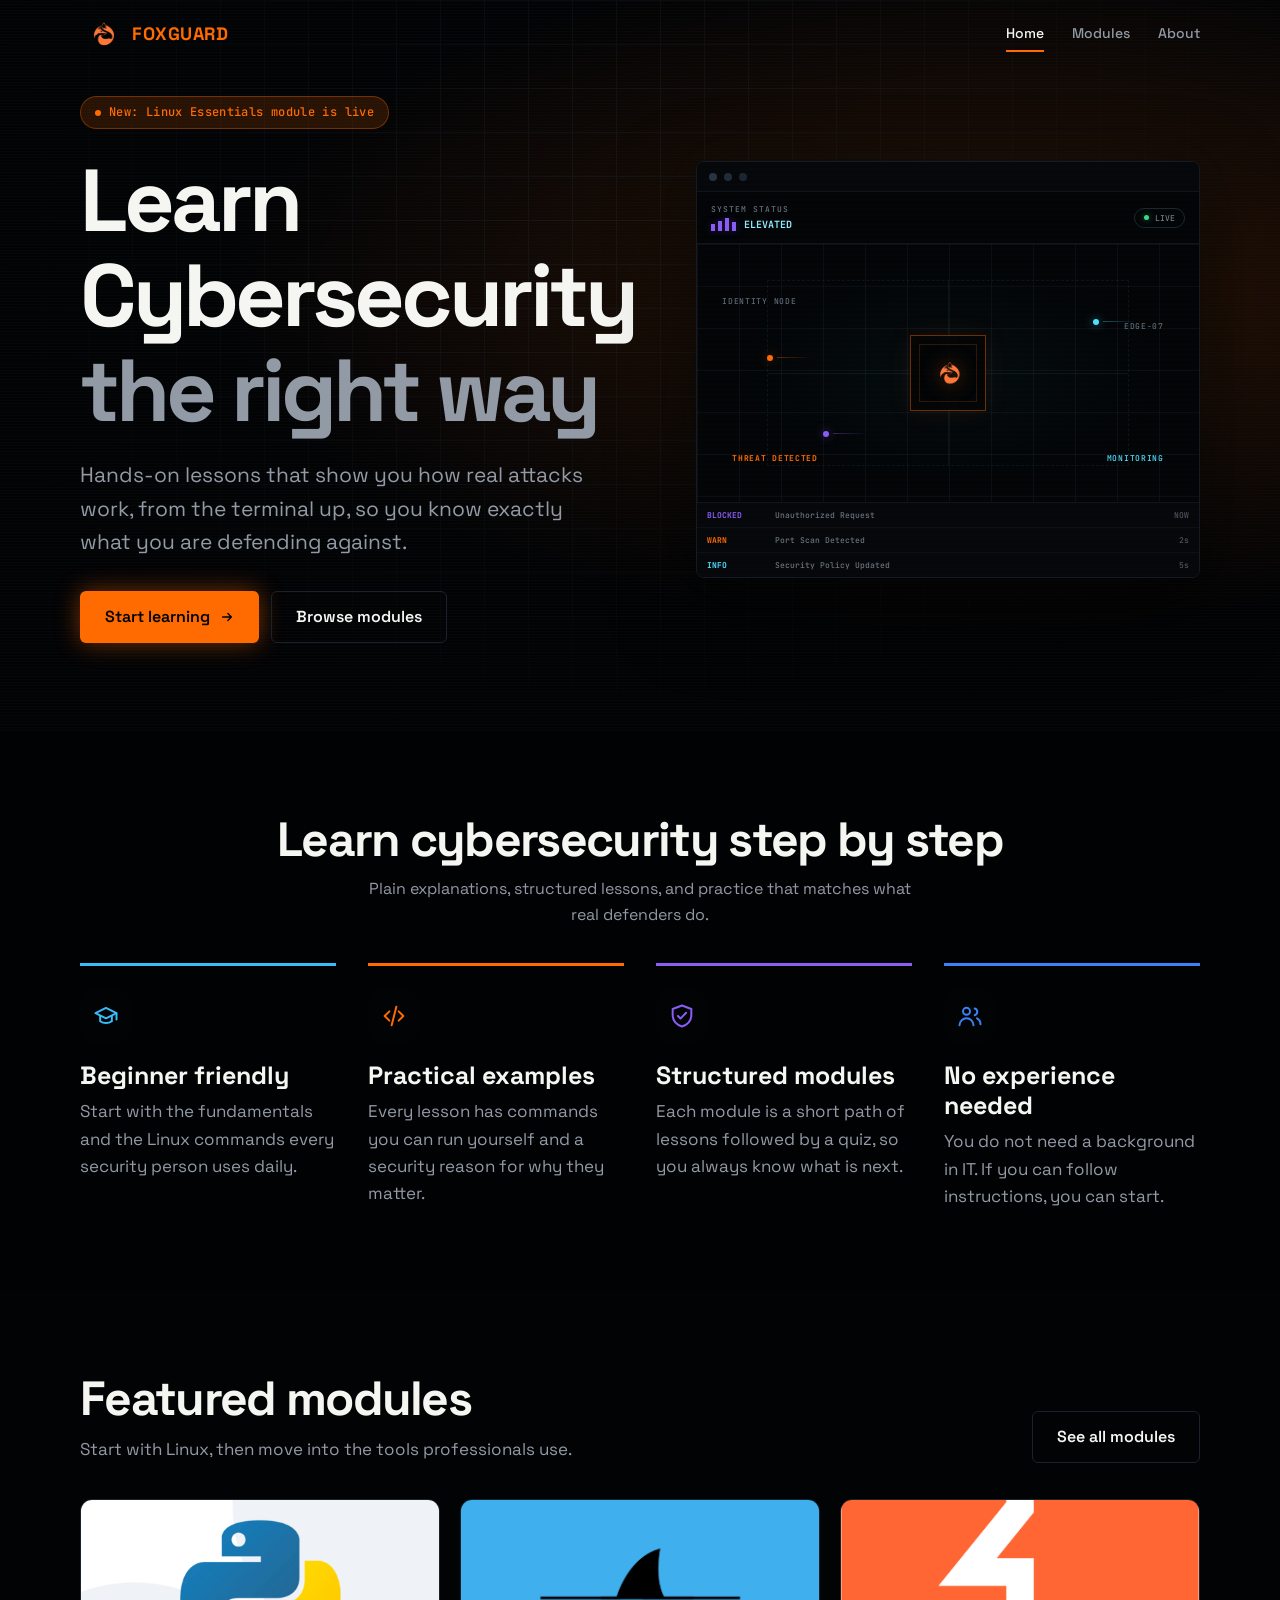
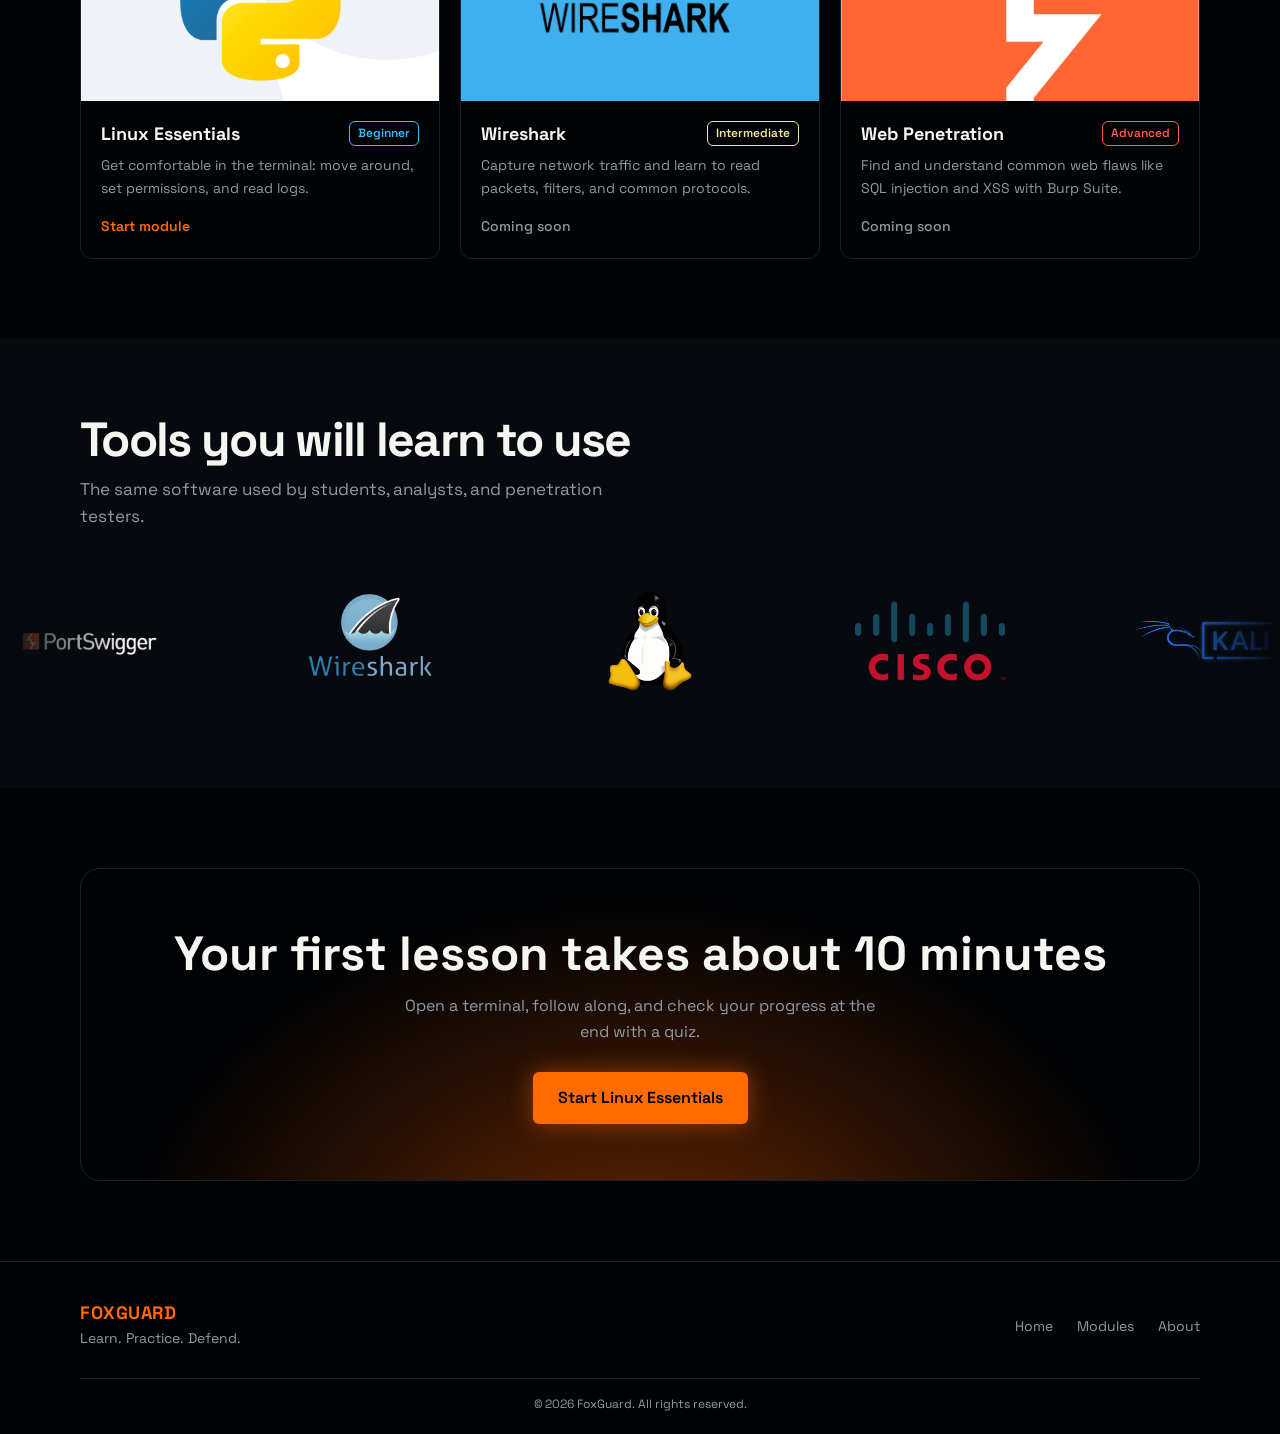
<file: index.html>
<!DOCTYPE html>
<html lang="en">
<head>
    <meta charset="UTF-8">
    <meta name="viewport" content="width=device-width, initial-scale=1.0">
    <meta name="description" content="FoxGuard teaches cybersecurity with short lessons, real tools, and quizzes.">
    <title>FoxGuard | Learn. Practice. Defend.</title>
    <link rel="icon" href="images/logo/FoxLogo.svg">

    <link rel="stylesheet" href="css/variables.css">
    <link rel="stylesheet" href="css/global.css">
    <link rel="stylesheet" href="css/components.css">
    <link rel="stylesheet" href="css/landing.css">
    <script src="js/main.js" defer></script>
</head>
<body>
    <!-- ==================== HEADER ==================== -->
    <header class="header">
        <div class="container">
            <nav class="navbar">
                <a href="index.html" class="logo">
                    <img src="images/logo/FoxLogo.svg" alt="">
                    <span>FOXGUARD</span>
                </a>

                <button class="nav-toggle" aria-expanded="false" aria-controls="nav-menu">Menu</button>

                <div class="nav-menu" id="nav-menu">
                    <a href="index.html" aria-current="page">Home</a>
                    <a href="modules.html">Modules</a>
                    <a href="about.html">About</a>
                </div>
            </nav>
        </div>
    </header>

    <!-- ==================== MAIN ==================== -->
    <main>
        <!-- ==================== HERO ==================== -->
        <section class="hero">
            <div class="container hero-content">
                <div class="hero-text">
                    <span class="hero-badge"><span class="badge-dot"></span> New: Linux Essentials module is live</span>

                    <h1>Learn Cybersecurity<br><span class="dim">the right way</span></h1>

                    <p>
                        Hands-on lessons that show you how real attacks work, from the
                        terminal up, so you know exactly what you are defending against.
                    </p>

                    <div class="hero-buttons">
                        <a href="course.html" class="btn btn-primary">
                            Start learning
                            <svg class="btn-arrow" viewBox="0 0 16 16" aria-hidden="true">
                                <path d="M3 8h10M9 4l4 4-4 4" fill="none" stroke="currentColor" stroke-width="1.6" stroke-linecap="round" stroke-linejoin="round"></path>
                            </svg>
                        </a>
                        <a href="modules.html" class="btn btn-secondary">Browse modules</a>
                    </div>
                </div>

                <!-- Decorative cyber threat monitor HUD. -->
                <div class="radar-hud" aria-hidden="true">
                    <div class="hud-browser">
                        <span></span>
                        <span></span>
                        <span></span>
                    </div>

                    <div class="hud-topbar">
                        <div class="hud-threat">
                            <span class="hud-kicker">SYSTEM STATUS</span>

                            <span class="hud-threat-value">
                                <span class="threat-bars">
                                    <i></i>
                                    <i></i>
                                    <i></i>
                                    <i></i>
                                </span>
                                ELEVATED
                            </span>
                        </div>

                        <span class="hud-live">
                            <span class="hud-live-dot"></span>
                            LIVE
                        </span>
                    </div>

                    <div class="box-radar">

                        <div class="radar-grid-lines"></div>

                        

                        <!-- Threat nodes -->
                        <div class="radar-node node-one"></div>
                        <div class="radar-node node-two"></div>
                        <div class="radar-node node-three"></div>

                        <!-- Center -->
                        <div class="radar-core">
                            <img src="images/logo/FoxLogo.svg" alt="">
                        </div>

                        <span class="radar-label label-a">
                            IDENTITY NODE
                        </span>

                        <span class="radar-label label-b">
                            EDGE-07
                        </span>

                        <span class="radar-label label-c">
                            THREAT DETECTED
                        </span>

                        <span class="radar-label label-d">
                            MONITORING
                        </span>

                    </div>

                    <div class="hud-events">

                        <div class="hud-event blocked">
                            <strong>BLOCKED</strong>
                            <span>Unauthorized Request</span>
                            <time>NOW</time>
                        </div>

                        <div class="hud-event warn">
                            <strong>WARN</strong>
                            <span>Port Scan Detected</span>
                            <time>2s</time>
                        </div>

                        <div class="hud-event info">
                            <strong>INFO</strong>
                            <span>Security Policy Updated</span>
                            <time>5s</time>
                        </div>
                    </div>
                </div>
                
            </div>
        </section>

        <!-- ==================== FEATURES ==================== -->
        <section class="features">
            <div class="container">
                <div class="section-heading center">
                    <h2>Learn cybersecurity step by step</h2>
                    <p>Plain explanations, structured lessons, and practice that matches what real defenders do.</p>
                </div>

                <div class="features-grid">
                    <article class="feature">
                        <div class="feature-icon">
                            <!-- Graduation cap -->
                            <svg viewBox="0 0 24 24" aria-hidden="true">
                                <path d="M3 9.5 12 5l9 4.5-9 4.5L3 9.5Z"></path>
                                <path d="M7 12v4.5c2.8 2 7.2 2 10 0V12"></path>
                                <path d="M21 10v5"></path>
                            </svg>
                        </div>
                        <h3>Beginner friendly</h3>
                        <p>Start with the fundamentals and the Linux commands every security person uses daily.</p>
                    </article>

                    <article class="feature">
                        <div class="feature-icon">
                            <!-- Code -->
                            <svg viewBox="0 0 24 24" aria-hidden="true">
                                <path d="m8 8-4 4 4 4"></path>
                                <path d="m16 8 4 4-4 4"></path>
                                <path d="m14 4-4 16"></path>
                            </svg>
                        </div>
                        <h3>Practical examples</h3>
                        <p>Every lesson has commands you can run yourself and a security reason for why they matter.</p>
                    </article>

                    <article class="feature">
                        <div class="feature-icon">
                            <!-- Shield -->
                            <svg viewBox="0 0 24 24" aria-hidden="true">
                                <path d="M12 3 20 6v5c0 5-3.5 8.5-8 10-4.5-1.5-8-5-8-10V6l8-3Z"></path>
                                <path d="m8.5 12 2.2 2.2 4.8-5"></path>
                            </svg>
                        </div>
                        <h3>Structured modules</h3>
                        <p>Each module is a short path of lessons followed by a quiz, so you always know what is next.</p>
                    </article>

                    <article class="feature">
                        <div class="feature-icon">
                            <!-- Users -->
                            <svg viewBox="0 0 24 24" aria-hidden="true">
                                <circle cx="9" cy="8" r="3"></circle>
                                <path d="M3 20c0-3.3 2.7-6 6-6s6 2.7 6 6"></path>
                                <path d="M16 5.5a3 3 0 0 1 0 5.8"></path>
                                <path d="M18 14c1.7.9 3 2.8 3 5"></path>
                            </svg>
                        </div>
                        <h3>No experience needed</h3>
                        <p>You do not need a background in IT. If you can follow instructions, you can start.</p>
                    </article>
                </div>
            </div>
        </section>

        <!-- ==================== FEATURED MODULES ==================== -->
        <section class="featured-modules">
            <div class="container">
                <div class="featured-header">
                    <div class="section-heading">
                        <h2>Featured modules</h2>
                        <p>Start with Linux, then move into the tools professionals use.</p>
                    </div>
                    <a href="modules.html" class="btn btn-secondary">See all modules</a>
                </div>

                <div class="modules-grid">
                    <article class="module-card">
                        <img class="module-thumb" src="images/modules/python.jpg" alt="Python module image">
                        <div class="module-card-content">
                            <div class="module-title">
                                <h3>Linux Essentials</h3>
                                <span class="module-level beginner">Beginner</span>
                            </div>
                            <p>Get comfortable in the terminal: move around, set permissions, and read logs.</p>
                            <a href="course.html" class="module-link">Start module</a>
                        </div>
                    </article>

                    <article class="module-card">
                        <img class="module-thumb" src="images/modules/wireshark.png" alt="Wireshark logo">
                        <div class="module-card-content">
                            <div class="module-title">
                                <h3>Wireshark</h3>
                                <span class="module-level intermediate">Intermediate</span>
                            </div>
                            <p>Capture network traffic and learn to read packets, filters, and common protocols.</p>
                            <span class="module-status">Coming soon</span>
                        </div>
                    </article>

                    <article class="module-card">
                        <img class="module-thumb" src="images/modules/burp-suite.png" alt="Burp Suite logo">
                        <div class="module-card-content">
                            <div class="module-title">
                                <h3>Web Penetration</h3>
                                <span class="module-level advanced">Advanced</span>
                            </div>
                            <p>Find and understand common web flaws like SQL injection and XSS with Burp Suite.</p>
                            <span class="module-status">Coming soon</span>
                        </div>
                    </article>
                </div>
            </div>
        </section>

        <!-- ==================== TOOLS ==================== -->
        <section class="tools">
            <div class="container">
                <div class="section-heading">
                    <h2>Tools you will learn to use</h2>
                    <p>The same software used by students, analysts, and penetration testers.</p>
                </div>
            </div>

            <div class="marquee">
                <div class="marquee-track">
                    <div class="marquee-item">
                        <img src="images/brands/Portswigger.svg" alt="PortSwigger">
                    </div>

                    <div class="marquee-item">
                        <img src="images/brands/Wireshark.svg" alt="Wireshark">
                    </div>

                    <div class="marquee-item">
                        <img src="images/brands/Linux.svg"  alt="Linux">
                    </div>

                    <div class="marquee-item">
                        <img src="images/brands/cisco.svg" alt="Cisco">
                    </div>
                    <div class="marquee-item">
                        <img src="images/brands/Kali.svg" alt="Kali">
                    </div>

                    <div class="marquee-item">
                        <img src="images/brands/Python.svg" alt="Python">
                    </div>

                    <div class="marquee-item">
                        <img src="images/brands/comptia.svg" alt="Comptia">
                    </div>
                    <div class="marquee-item">
                        <img src="images/brands/Portswigger.svg" alt="PortSwigger">
                    </div>

                    <div class="marquee-item">
                        <img src="images/brands/Wireshark.svg" alt="Wireshark">
                    </div>

                    <div class="marquee-item">
                        <img src="images/brands/Linux.svg"  alt="Linux">
                    </div>

                    <div class="marquee-item">
                        <img src="images/brands/cisco.svg" alt="Cisco">
                    </div>
                    <div class="marquee-item">
                        <img src="images/brands/Kali.svg" alt="Kali">
                    </div>

                    <div class="marquee-item">
                        <img src="images/brands/Python.svg" alt="Python">
                    </div>

                    <div class="marquee-item">
                        <img src="images/brands/comptia.svg" alt="Comptia">
                    </div>
                    
                </div>
            </div>
        </section>

        <!-- ==================== CALL TO ACTION ==================== -->
        <section class="cta">
            <div class="container">
                <div class="cta-panel">
                    <h2>Your first lesson takes about 10 minutes</h2>
                    <p>Open a terminal, follow along, and check your progress at the end with a quiz.</p>
                    <a href="course.html" class="btn btn-primary">Start Linux Essentials</a>
                </div>
            </div>
        </section>
    </main>

    <!-- ==================== FOOTER ==================== -->
    <footer class="footer">
        <div class="container">
            <div class="footer-content">
                <div class="footer-brand">
                    <h3>FOXGUARD</h3>
                    <p>Learn. Practice. Defend.</p>
                </div>

                <div class="footer-links">
                    <a href="index.html">Home</a>
                    <a href="modules.html">Modules</a>
                    <a href="about.html">About</a>
                </div>
            </div>

            <div class="footer-bottom">
                <p>&copy; 2026 FoxGuard. All rights reserved.</p>
            </div>
        </div>
    </footer>
</body>
</html>
</file>
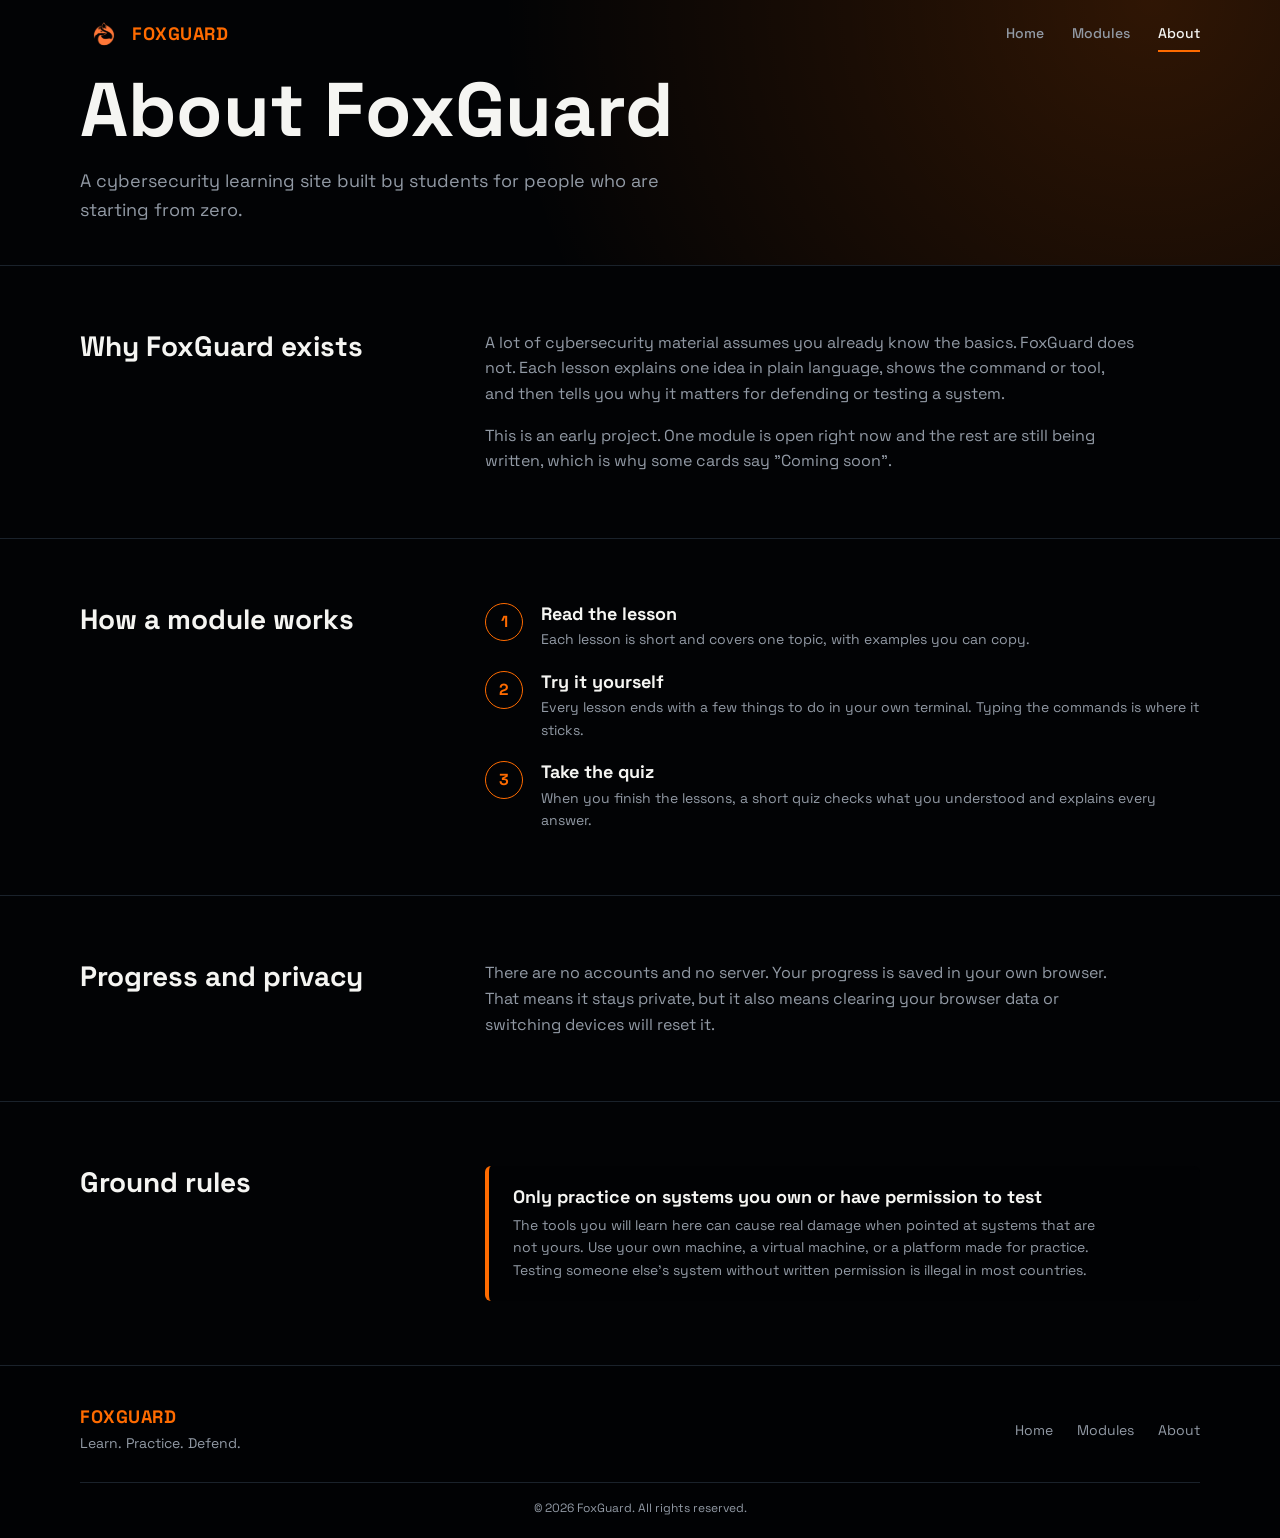
<file: about.html>
<!DOCTYPE html>
<html lang="en">
<head>
    <meta charset="UTF-8">
    <meta name="viewport" content="width=device-width, initial-scale=1.0">
    <meta name="description" content="What FoxGuard is, how the modules work, and the ground rules for practicing safely.">
    <title>About | FoxGuard</title>
    <link rel="icon" href="images/logo/FoxLogo.svg">

    <link rel="stylesheet" href="css/variables.css">
    <link rel="stylesheet" href="css/global.css">
    <link rel="stylesheet" href="css/components.css">
    <link rel="stylesheet" href="css/about.css">
    <script src="js/main.js" defer></script>
</head>
<body>
    <!-- ==================== HEADER ==================== -->
    <header class="header">
        <div class="container">
            <nav class="navbar">
                <a href="index.html" class="logo">
                    <img src="images/logo/FoxLogo.svg" alt="">
                    <span>FOXGUARD</span>
                </a>

                <button class="nav-toggle" aria-expanded="false" aria-controls="nav-menu">Menu</button>

                <div class="nav-menu" id="nav-menu">
                    <a href="index.html">Home</a>
                    <a href="modules.html">Modules</a>
                    <a href="about.html" aria-current="page">About</a>
                </div>
            </nav>
        </div>
    </header>

    <!-- ==================== MAIN ==================== -->
    <main>
        <section class="page-banner">
            <div class="container">
                <h1>About FoxGuard</h1>
                <p>A cybersecurity learning site built by students for people who are starting from zero.</p>
            </div>
        </section>

        <!-- Why -->
        <section class="about-section">
            <div class="container about-row">
                <h2>Why FoxGuard exists</h2>
                <div class="about-text">
                    <p>
                        A lot of cybersecurity material assumes you already know the basics.
                        FoxGuard does not. Each lesson explains one idea in plain language,
                        shows the command or tool, and then tells you why it matters for
                        defending or testing a system.
                    </p>
                    <p>
                        This is an early project. One module is open right now and the rest
                        are still being written, which is why some cards say "Coming soon".
                    </p>
                </div>
            </div>
        </section>

        <!-- How a module works. This really is a sequence, so the steps are numbered. -->
        <section class="about-section">
            <div class="container about-row">
                <h2>How a module works</h2>
                <ol class="steps">
                    <li>
                        <h3>Read the lesson</h3>
                        <p>Each lesson is short and covers one topic, with examples you can copy.</p>
                    </li>
                    <li>
                        <h3>Try it yourself</h3>
                        <p>Every lesson ends with a few things to do in your own terminal. Typing the commands is where it sticks.</p>
                    </li>
                    <li>
                        <h3>Take the quiz</h3>
                        <p>When you finish the lessons, a short quiz checks what you understood and explains every answer.</p>
                    </li>
                </ol>
            </div>
        </section>

        <!-- Progress -->
        <section class="about-section">
            <div class="container about-row">
                <h2>Progress and privacy</h2>
                <div class="about-text">
                    <p>
                        There are no accounts and no server. Your progress is saved in your own
                        browser. That means it stays private, but it also means clearing your
                        browser data or switching devices will reset it.
                    </p>
                </div>
            </div>
        </section>

        <!-- Ground rules -->
        <section class="about-section">
            <div class="container about-row">
                <h2>Ground rules</h2>
                <div class="notice">
                    <h3>Only practice on systems you own or have permission to test</h3>
                    <p>
                        The tools you will learn here can cause real damage when pointed at systems
                        that are not yours. Use your own machine, a virtual machine, or a platform
                        made for practice. Testing someone else's system without written permission
                        is illegal in most countries.
                    </p>
                </div>
            </div>
        </section>
    </main>

    <!-- ==================== FOOTER ==================== -->
    <footer class="footer">
        <div class="container">
            <div class="footer-content">
                <div class="footer-brand">
                    <h3>FOXGUARD</h3>
                    <p>Learn. Practice. Defend.</p>
                </div>

                <div class="footer-links">
                    <a href="index.html">Home</a>
                    <a href="modules.html">Modules</a>
                    <a href="about.html">About</a>
                </div>
            </div>

            <div class="footer-bottom">
                <p>&copy; 2026 FoxGuard. All rights reserved.</p>
            </div>
        </div>
    </footer>
</body>
</html>
</file>
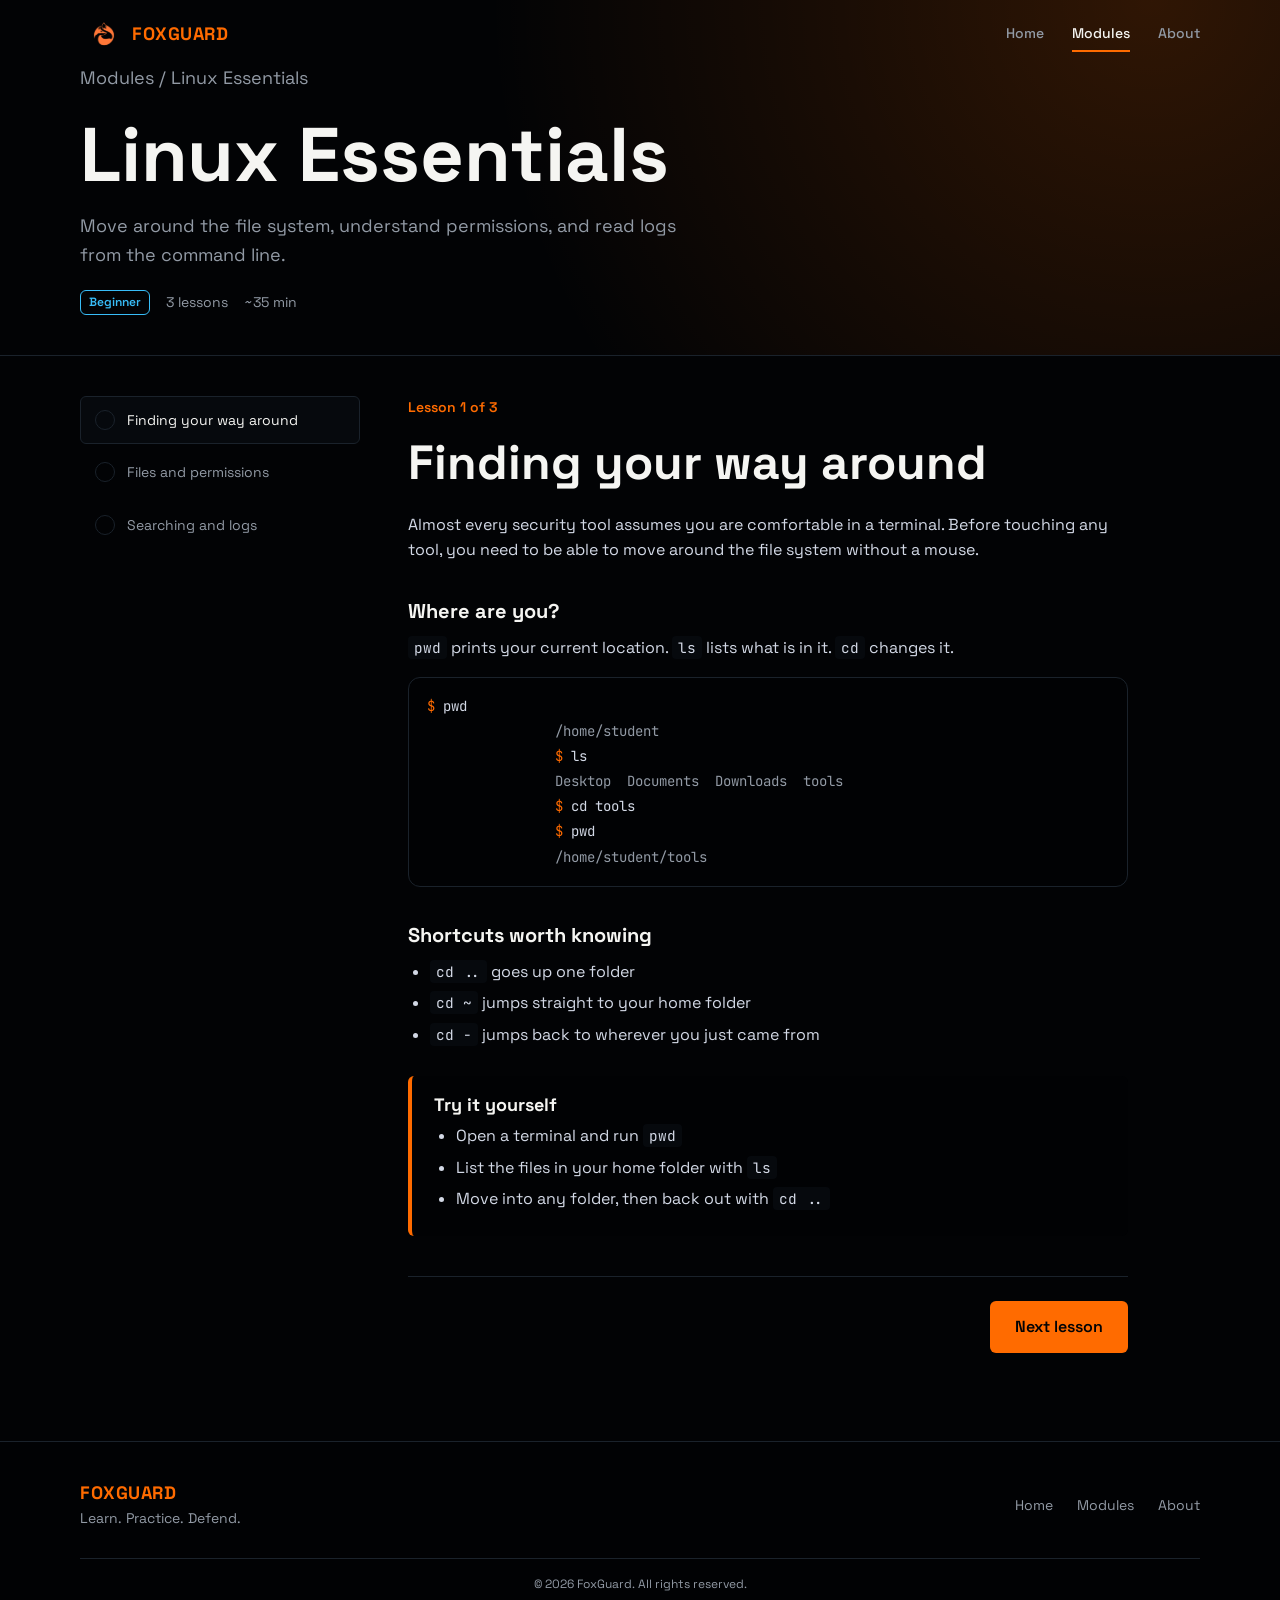
<file: course.html>
<!DOCTYPE html>
<html lang="en">
<head>
    <meta charset="UTF-8">
    <meta name="viewport" content="width=device-width, initial-scale=1.0">
    <meta name="description" content="Linux Essentials: a beginner module on the FoxGuard cybersecurity platform.">
    <title>Linux Essentials | FoxGuard</title>
    <link rel="icon" href="images/logo/FoxLogo.svg">

    <link rel="stylesheet" href="css/variables.css">
    <link rel="stylesheet" href="css/global.css">
    <link rel="stylesheet" href="css/components.css">
    <link rel="stylesheet" href="css/course.css">
    <script src="js/main.js" defer></script>
</head>
<body>
    <!-- ==================== HEADER ==================== -->
    <header class="header">
        <div class="container">
            <nav class="navbar">
                <a href="index.html" class="logo">
                    <img src="images/logo/FoxLogo.svg" alt="">
                    <span>FOXGUARD</span>
                </a>

                <button class="nav-toggle" aria-expanded="false" aria-controls="nav-menu">Menu</button>

                <div class="nav-menu" id="nav-menu">
                    <a href="index.html">Home</a>
                    <a href="modules.html" aria-current="page">Modules</a>
                    <a href="about.html">About</a>
                </div>
            </nav>
        </div>
    </header>

    <!-- ==================== MAIN ==================== -->
    <main>
        <section class="page-banner">
            <div class="container">
                <p class="breadcrumb"><a href="modules.html">Modules</a> / Linux Essentials</p>
                <h1>Linux Essentials</h1>
                <p>Move around the file system, understand permissions, and read logs from the command line.</p>
                <div class="course-meta">
                    <span class="module-level beginner">Beginner</span>
                    <span>3 lessons</span>
                    <span>~35 min</span>
                </div>
            </div>
        </section>

        <div class="container course-layout">
            <!-- ==================== SIDEBAR ==================== -->
            <aside class="course-sidebar">
                <ul class="lesson-list" id="lesson-list">
                    <li>
                        <button class="lesson-btn" data-lesson="1" aria-current="true">
                            <span class="lesson-check"></span> Finding your way around
                        </button>
                    </li>
                    <li>
                        <button class="lesson-btn" data-lesson="2">
                            <span class="lesson-check"></span> Files and permissions
                        </button>
                    </li>
                    <li>
                        <button class="lesson-btn" data-lesson="3">
                            <span class="lesson-check"></span> Searching and logs
                        </button>
                    </li>
                </ul>
            </aside>

            <!-- ==================== LESSON 1 ==================== -->
            <article class="lesson" data-lesson="1">
                <p class="lesson-count">Lesson 1 of 3</p>
                <h2>Finding your way around</h2>

                <p>
                    Almost every security tool assumes you are comfortable in a terminal.
                    Before touching any tool, you need to be able to move around the file
                    system without a mouse.
                </p>

                <h3>Where are you?</h3>
                <p>
                    <code>pwd</code> prints your current location. <code>ls</code> lists
                    what is in it. <code>cd</code> changes it.
                </p>

                <pre><code><span class="prompt">$</span> pwd
                <span class="output">/home/student</span>   
                <span class="prompt">$</span> ls
                <span class="output">Desktop  Documents  Downloads  tools</span>
                <span class="prompt">$</span> cd tools
                <span class="prompt">$</span> pwd
                <span class="output">/home/student/tools</span></code></pre>

                <h3>Shortcuts worth knowing</h3>
                <ul>
                    <li><code>cd ..</code> goes up one folder</li>
                    <li><code>cd ~</code> jumps straight to your home folder</li>
                    <li><code>cd -</code> jumps back to wherever you just came from</li>
                </ul>

                <div class="try-it">
                    <h3>Try it yourself</h3>
                    <ul>
                        <li>Open a terminal and run <code>pwd</code></li>
                        <li>List the files in your home folder with <code>ls</code></li>
                        <li>Move into any folder, then back out with <code>cd ..</code></li>
                    </ul>
                </div>

                <div class="lesson-nav">
                    <span></span>
                    <div class="lesson-nav-right">
                        <button class="btn btn-primary next-lesson" data-next="2">Next lesson</button>
                    </div>
                </div>
            </article>

            <!-- ==================== LESSON 2 ==================== -->
            <article class="lesson" data-lesson="2" hidden>
                <p class="lesson-count">Lesson 2 of 3</p>
                <h2>Files and permissions</h2>

                <p>
                    Every file on Linux has an owner, a group, and a set of permissions.
                    Misconfigured permissions are one of the most common ways attackers
                    get access they should not have, so reading them correctly matters.
                </p>

                <h3>Reading ls -l</h3>
                <pre><code><span class="prompt">$</span> ls -l notes.txt
                <span class="output">-rw-r--r-- 1 student student 220 Sep 12 09:14 notes.txt</span></code></pre>
                <p>
                    The first character says the type (<code>-</code> for a normal file,
                    <code>d</code> for a folder). The next nine characters are three
                    groups of three: what the <strong>owner</strong>, the
                    <strong>group</strong>, and <strong>everyone else</strong> can do.
                    Each group is read (<code>r</code>), write (<code>w</code>), execute (<code>x</code>).
                </p>

                <h3>Permissions as numbers</h3>
                <p>
                    <code>chmod</code> also accepts permissions as a three digit number.
                    Each digit adds up read (4), write (2), and execute (1).
                </p>

                <div class="table-wrap">
                    <table>
                        <thead>
                            <tr><th>Number</th><th>Permissions</th><th>Meaning</th></tr>
                        </thead>
                        <tbody>
                            <tr><td>7</td><td>rwx</td><td>read, write, and execute</td></tr>
                            <tr><td>6</td><td>rw-</td><td>read and write</td></tr>
                            <tr><td>5</td><td>r-x</td><td>read and execute</td></tr>
                            <tr><td>4</td><td>r--</td><td>read only</td></tr>
                        </tbody>
                    </table>
                </div>

                <pre><code><span class="prompt">$</span> chmod 644 notes.txt</code></pre>
                <p>That sets read and write for the owner, and read only for everyone else, which is a safe default for a personal file.</p>

                <div class="callout">
                    <h3>Why this matters</h3>
                    <p>A script or key file that is writable or readable by everyone is a common finding in real security audits. Locking down permissions is one of the cheapest fixes there is.</p>
                </div>

                <div class="lesson-nav">
                    <button class="btn btn-secondary prev-lesson" data-prev="1">Previous</button>
                    <div class="lesson-nav-right">
                        <button class="btn btn-primary next-lesson" data-next="3">Next lesson</button>
                    </div>
                </div>
            </article>

            <!-- ==================== LESSON 3 ==================== -->
            <article class="lesson" data-lesson="3" hidden>
                <p class="lesson-count">Lesson 3 of 3</p>
                <h2>Searching and logs</h2>

                <p>
                    When something goes wrong on a system, the answer is usually already
                    written down somewhere in a log file. Finding it fast is a core skill.
                </p>

                <h3>Finding files</h3>
                <pre><code><span class="prompt">$</span> find / -name "*.conf" 2&gt;/dev/null
                <span class="output">/etc/ssh/sshd_config.conf</span>
                <span class="output">/etc/nginx/nginx.conf</span></code></pre>
                <p><code>find</code> searches by name, type, size, or when a file was changed. The <code>2&gt;/dev/null</code> part just hides "permission denied" noise.</p>

                <h3>Searching inside files</h3>
                <pre><code><span class="prompt">$</span> grep "Failed password" /var/log/auth.log
                <span class="output">Feb 14 03:12:41 sshd: Failed password for root from 203.0.113.9</span></code></pre>
                <p><code>grep</code> searches the content of a file for a word or pattern. This one line is how you would start noticing repeated failed login attempts on a server.</p>

                <h3>Watching a log as it grows</h3>
                <pre><code><span class="prompt">$</span> tail -f /var/log/auth.log</code></pre>
                <p><code>tail -f</code> shows the end of a file and keeps updating as new lines are added, useful while you are actively watching for something.</p>

                <div class="try-it">
                    <h3>Try it yourself</h3>
                    <ul>
                        <li>Use <code>find</code> to look for a file type you know you have, like <code>*.jpg</code></li>
                        <li>Use <code>grep</code> to search for a word inside a text file</li>
                    </ul>
                </div>

                <div class="lesson-nav">
                    <button class="btn btn-secondary prev-lesson" data-prev="2">Previous</button>
                    <div class="lesson-nav-right">
                        <a class="btn btn-primary" href="modules.html">Back to modules</a>
                    </div>
                </div>
            </article>
        </div>
    </main>

    <!-- ==================== FOOTER ==================== -->
    <footer class="footer">
        <div class="container">
            <div class="footer-content">
                <div class="footer-brand">
                    <h3>FOXGUARD</h3>
                    <p>Learn. Practice. Defend.</p>
                </div>

                <div class="footer-links">
                    <a href="index.html">Home</a>
                    <a href="modules.html">Modules</a>
                    <a href="about.html">About</a>
                </div>
            </div>

            <div class="footer-bottom">
                <p>&copy; 2026 FoxGuard. All rights reserved.</p>
            </div>
        </div>
    </footer>
</body>
</html>
</file>
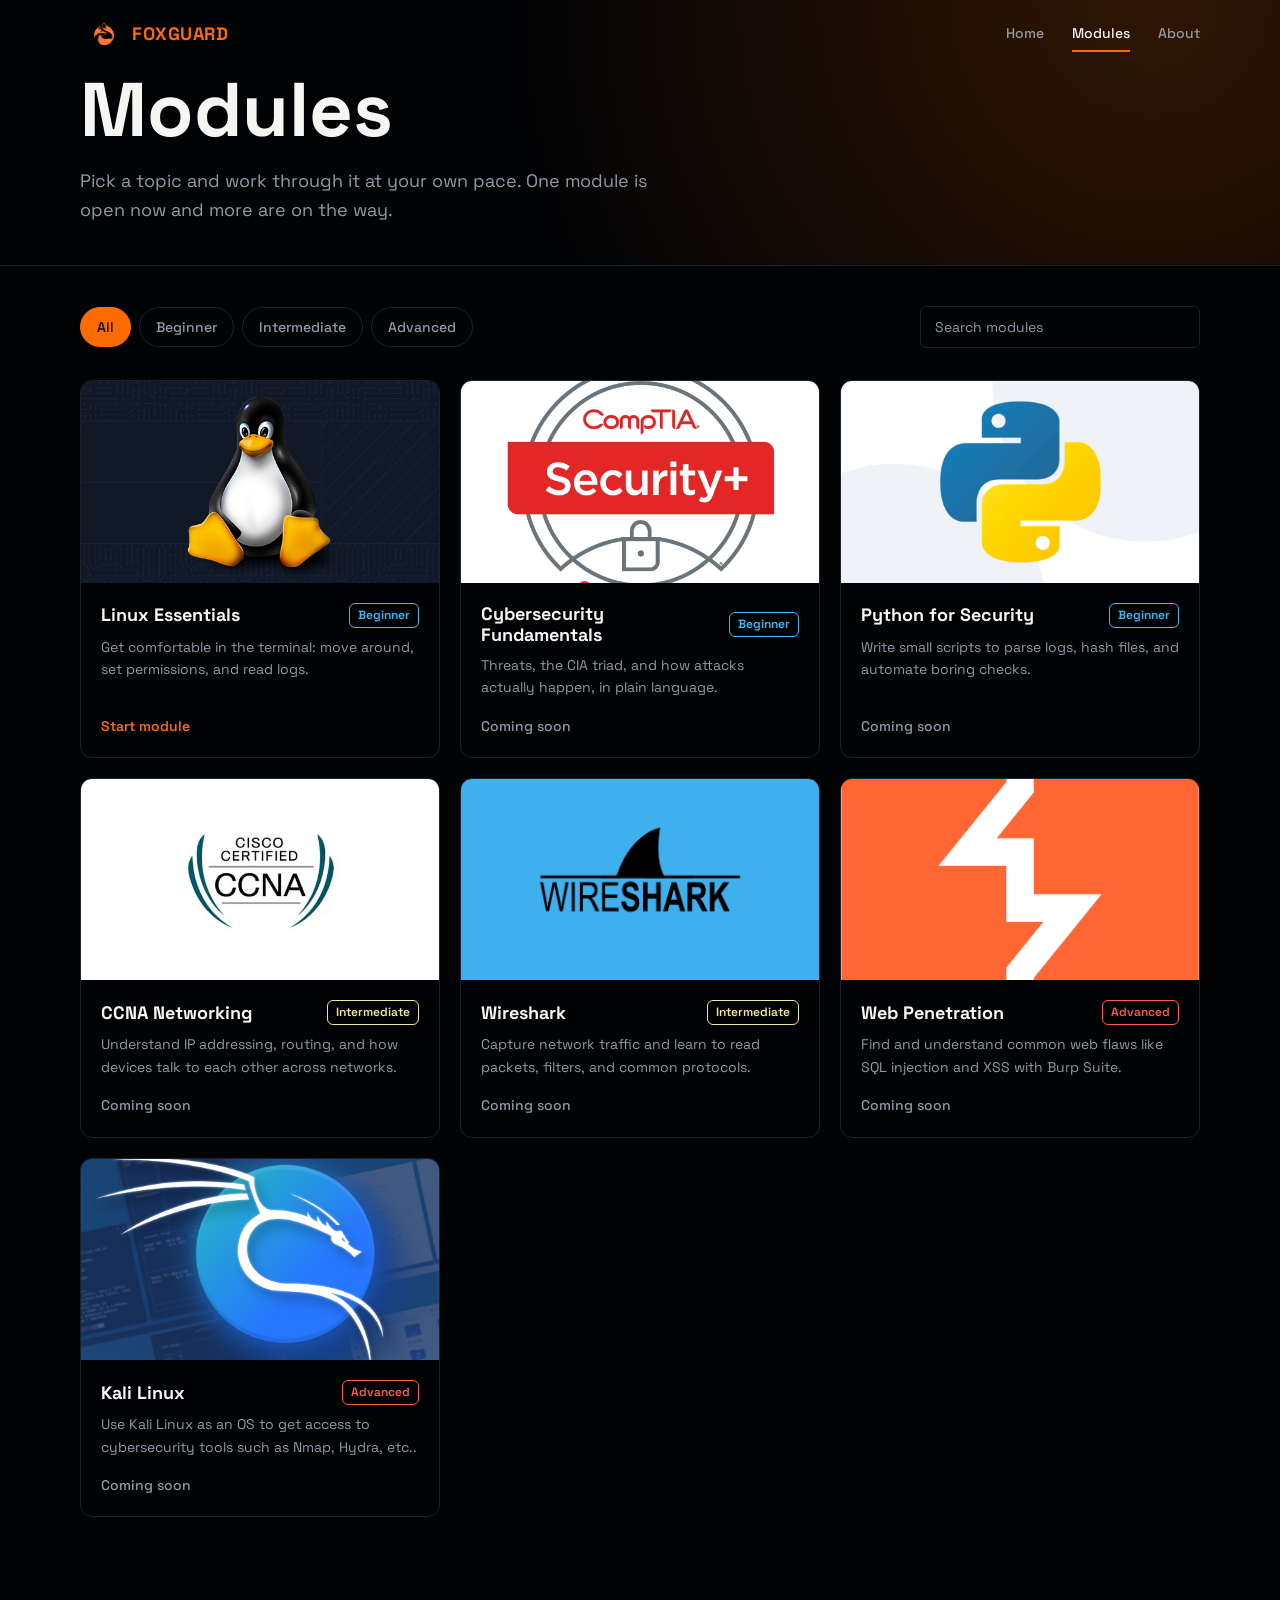
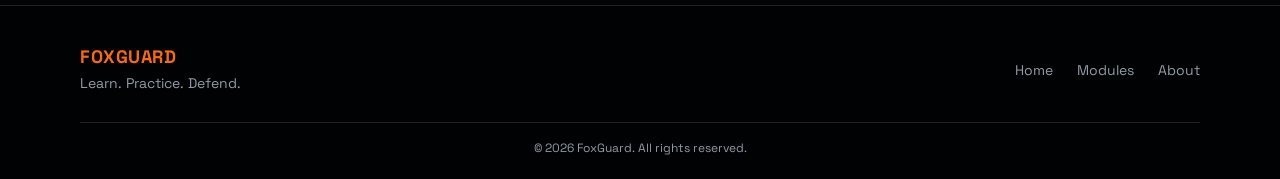
<file: modules.html>
<!DOCTYPE html>
<html lang="en">
<head>
    <meta charset="UTF-8">
    <meta name="viewport" content="width=device-width, initial-scale=1.0">
    <meta name="description" content="Browse FoxGuard cybersecurity modules from beginner to advanced.">
    <title>Modules | FoxGuard</title>
    <link rel="icon" href="images/logo/FoxLogo.svg">

    <link rel="stylesheet" href="css/variables.css">
    <link rel="stylesheet" href="css/global.css">
    <link rel="stylesheet" href="css/components.css">
    <link rel="stylesheet" href="css/modules.css">
    <script src="js/main.js" defer></script>
</head>
<body>
    <!-- ==================== HEADER ==================== -->
    <header class="header">
        <div class="container">
            <nav class="navbar">
                <a href="index.html" class="logo">
                    <img src="images/logo/FoxLogo.svg" alt="">
                    <span>FOXGUARD</span>
                </a>

                <button class="nav-toggle" aria-expanded="false" aria-controls="nav-menu">Menu</button>

                <div class="nav-menu" id="nav-menu">
                    <a href="index.html">Home</a>
                    <a href="modules.html" aria-current="page">Modules</a>
                    <a href="about.html">About</a>
                </div>
            </nav>
        </div>
    </header>

    <!-- ==================== MAIN ==================== -->
    <main>
        <section class="page-banner">
            <div class="container">
                <h1>Modules</h1>
                <p>Pick a topic and work through it at your own pace. One module is open now and more are on the way.</p>
            </div>
        </section>

        <section class="modules-section">
            <div class="container">

                <!-- Filter buttons and search box. main.js makes them work. -->
                <div class="modules-toolbar">
                    <div class="filter-buttons">
                        <button class="filter-btn active" data-filter="all">All</button>
                        <button class="filter-btn" data-filter="beginner">Beginner</button>
                        <button class="filter-btn" data-filter="intermediate">Intermediate</button>
                        <button class="filter-btn" data-filter="advanced">Advanced</button>
                    </div>

                    <input type="search" class="search-input" id="module-search"
                           placeholder="Search modules" aria-label="Search modules">
                </div>

                <!-- data-level is what the filter buttons look at -->
                <div class="modules-grid" id="modules-grid">

                    <article class="module-card" data-level="beginner">
                        <img class="module-thumb" src="images/modules/linux.jpg" alt="Linux">
                        <div class="module-card-content">
                            <div class="module-title">
                                <h3>Linux Essentials</h3>
                                <span class="module-level beginner">Beginner</span>
                            </div>
                            <p>Get comfortable in the terminal: move around, set permissions, and read logs.</p>
                            <a href="course.html" class="module-link">Start module</a>
                        </div>
                    </article>

                    <article class="module-card" data-level="beginner">
                        <img class="module-thumb" src="images/modules/Security+.webp" alt="ComptiaSecurity">
                        <div class="module-card-content">
                            <div class="module-title">
                                <h3>Cybersecurity Fundamentals</h3>
                                <span class="module-level beginner">Beginner</span>
                            </div>
                            <p>Threats, the CIA triad, and how attacks actually happen, in plain language.</p>
                            <span class="module-status">Coming soon</span>
                        </div>
                    </article>

                    <article class="module-card" data-level="beginner">
                        <img class="module-thumb" src="images/modules/python.jpg" alt="Python logo">
                        <div class="module-card-content">
                            <div class="module-title">
                                <h3>Python for Security</h3>
                                <span class="module-level beginner">Beginner</span>
                            </div>
                            <p>Write small scripts to parse logs, hash files, and automate boring checks.</p>
                            <span class="module-status">Coming soon</span>
                        </div>
                    </article>

                    <article class="module-card" data-level="intermediate">
                        <img class="module-thumb" src="images/modules/ccna.jpg" alt="Cisco CCNA badge">
                        <div class="module-card-content">
                            <div class="module-title">
                                <h3>CCNA Networking</h3>
                                <span class="module-level intermediate">Intermediate</span>
                            </div>
                            <p>Understand IP addressing, routing, and how devices talk to each other across networks.</p>
                            <span class="module-status">Coming soon</span>
                        </div>
                    </article>

                    <article class="module-card" data-level="intermediate">
                        <img class="module-thumb" src="images/modules/wireshark.png" alt="Wireshark logo">
                        <div class="module-card-content">
                            <div class="module-title">
                                <h3>Wireshark</h3>
                                <span class="module-level intermediate">Intermediate</span>
                            </div>
                            <p>Capture network traffic and learn to read packets, filters, and common protocols.</p>
                            <span class="module-status">Coming soon</span>
                        </div>
                    </article>

                    <article class="module-card" data-level="advanced">
                        <img class="module-thumb" src="images/modules/burp-suite.png" alt="Burp Suite logo">
                        <div class="module-card-content">
                            <div class="module-title">
                                <h3>Web Penetration</h3>
                                <span class="module-level advanced">Advanced</span>
                            </div>
                            <p>Find and understand common web flaws like SQL injection and XSS with Burp Suite.</p>
                            <span class="module-status">Coming soon</span>
                        </div>
                    </article>

                    <article class="module-card" data-level="advanced">
                        <img class="module-thumb" src="images/modules/kali.png" alt="kali logo">
                        <div class="module-card-content">
                            <div class="module-title">
                                <h3>Kali Linux</h3>
                                <span class="module-level advanced">Advanced</span>
                            </div>
                            <p>Use Kali Linux as an OS to get access to cybersecurity tools such as Nmap, Hydra, etc..</p>
                            <span class="module-status">Coming soon</span>
                        </div>
                    </article>

                </div>

                <p class="no-results" id="no-results" hidden>
                    No modules match that. Try a different word or choose "All".
                </p>
            </div>
        </section>
    </main>

    <!-- ==================== FOOTER ==================== -->
    <footer class="footer">
        <div class="container">
            <div class="footer-content">
                <div class="footer-brand">
                    <h3>FOXGUARD</h3>
                    <p>Learn. Practice. Defend.</p>
                </div>

                <div class="footer-links">
                    <a href="index.html">Home</a>
                    <a href="modules.html">Modules</a>
                    <a href="about.html">About</a>
                </div>
            </div>

            <div class="footer-bottom">
                <p>&copy; 2026 FoxGuard. All rights reserved.</p>
            </div>
        </div>
    </footer>
</body>
</html>
</file>
<file: css/variables.css>
:root {
    /* Backgrounds */
    --bg-primary: #020305;
    --bg-secondary: #010204;
    --bg-tertiary: #06090D;
    --bg-white: #F9F9FB;

    /* Text */
    --text-primary: #F5F5F2;
    --text-secondary: #929AA5;
    --text-dark: #151C2B;
    --text-dark-muted: #5F6675;

    /* Borders */
    --border-color: #1A222B;
    --border-light: #D7DAE0;

    /* Accent Colors */
    --blue: #3B82F6;
    --purple: #8B5CF6;
    --orange: #FF6B00;
    --orange-hover: #FF8533;
    --orange-dim: rgb(255 107 0 / 0.15);
    --orange-glow: rgb(255 107 0 / 0.45);
    --teal: #38BDF8;
    --red: #FF5B4D;
    --yellow: #F1E69D;

    /* Fonts */
    --font-display: "Space Grotesk", system-ui, sans-serif;
    --font-body: "Space Grotesk", system-ui, sans-serif;
    --font-mono: "JetBrains Mono", "Courier New", monospace;

    /* Font Sizes */
    --font-size-xs: 12px;
    --font-size-sm: 14px;
    --font-size-base: 16px;
    --font-size-md: 18px;
    --font-size-lg: 20px;
    --font-size-xl: 28px;
    --font-size-2xl: clamp(32px, 5vw, 48px);
    --font-size-3xl: clamp(46px, 7vw, 76px);

    /* Layout */
    --radius-sm: 6px;
    --radius-md: 12px;
    --radius-lg: 20px;
    --header-height: 68px;
    --transition: 0.2s ease;
}
</file>
<file: css/global.css>
/* Fonts. One line here means every page gets them. */
@import url("https://fonts.googleapis.com/css2?family=JetBrains+Mono:wght@400;500&family=Space+Grotesk:wght@400;500;600;700&display=swap");

/* ==================== RESET ==================== */
* {
    margin: 0;
    padding: 0;
    box-sizing: border-box;
}

html {
    scroll-behavior: smooth;
}

body {
    background-color: var(--bg-primary);
    color: var(--text-primary);
    font-family: var(--font-body);
    font-size: var(--font-size-base);
    line-height: 1.6;
}

h1, h2, h3, h4 {
    font-family: var(--font-display);
    line-height: 1.2;
}

img {
    max-width: 100%;
    display: block;
}

a {
    color: inherit;
    text-decoration: none;
}

button,
input,
textarea {
    font: inherit;
    color: inherit;
}

button {
    cursor: pointer;
}

/* Visible outline when someone navigates with the keyboard */
:focus-visible {
    outline: 2px solid var(--orange);
    outline-offset: 3px;
}
</file>
<file: css/components.css>
.container {
    width: min(1120px, 90%);
    margin: 0 auto;
}

/* ==================== BUTTONS ==================== */
.btn {
    display: inline-block;
    padding: 12px 24px;
    border: 1px solid transparent;
    border-radius: var(--radius-sm);
    font-family: var(--font-display);
    font-size: var(--font-size-base);
    font-weight: 600;
    text-align: center;
    transition: background-color var(--transition), border-color var(--transition), color var(--transition);
}

.btn-primary {
    background-color: var(--orange);
    color: var(--bg-primary);
}
.btn-primary:hover {
    background-color: var(--orange-hover);
}

.btn-secondary {
    background-color: transparent;
    border-color: var(--border-color);
    color: var(--text-primary);
}
.btn-secondary:hover {
    border-color: var(--orange);
    color: var(--orange);
}

/* ==================== HEADER ==================== */
.header {
    position: fixed;
    top: 0;
    left: 0;
    right: 0;
    z-index: 100;
    background: transparent;
    border-bottom: 1px solid transparent;
    transition: background-color 0.25s ease, border-color 0.25s ease, backdrop-filter 0.25s ease;
}

.header.scrolled {
    background: rgb(2 4 7 / 0.88);
    backdrop-filter: blur(16px);
    border-bottom-color: var(--border-color);
}


.navbar {
    display: flex;
    align-items: center;
    justify-content: space-between;
    height: var(--header-height);
}

.logo {
    display: flex;
    align-items: center;
    gap: 8px;
    color: var(--orange);
    font-family: var(--font-display);
    font-size: var(--font-size-md);
    font-weight: 700;
    letter-spacing: 0.5px;
}

.logo img {
    width: 44px;
    height: 44px;
    object-fit: contain;
}

.nav-menu {
    display: flex;
    align-items: center;
    gap: 28px;
}

.nav-menu a {
    padding: 6px 0;
    border-bottom: 2px solid transparent;
    color: var(--text-secondary);
    font-size: var(--font-size-sm);
    font-weight: 500;
    transition: color var(--transition);
}

.nav-menu a:hover {
    color: var(--text-primary);
}

/* The link of the page you are currently on */
.nav-menu a[aria-current="page"] {
    color: var(--text-primary);
    border-bottom-color: var(--orange);
}

/* The "Menu" button only shows up on phones */
.nav-toggle {
    display: none;
    padding: 8px 14px;
    background: transparent;
    border: 1px solid var(--border-color);
    border-radius: var(--radius-sm);
    font-size: var(--font-size-sm);
    font-weight: 500;
}

/* ==================== SECTION HEADING ==================== */
.section-heading {
    margin-bottom: 36px;
}

.section-heading h2 {
    font-size: var(--font-size-2xl);
    margin-bottom: 8px;
}

.section-heading p {
    max-width: 560px;
    color: var(--text-secondary);
}

.section-heading.center {
    text-align: center;
}
.section-heading.center p {
    margin: 0 auto;
}

/* ==================== PAGE BANNER (inner pages) ==================== */
.page-banner {
    padding: 64px 0 40px;
    border-bottom: 1px solid var(--border-color);
    background:
        radial-gradient(circle at 90% 0%, rgb(255 107 0 / 0.18), transparent 55%),
        var(--bg-primary);
}

.page-banner h1 {
    font-size: var(--font-size-3xl);
    margin-bottom: 12px;
}

.page-banner p {
    max-width: 600px;
    color: var(--text-secondary);
    font-size: var(--font-size-md);
}

/* ==================== MODULE CARD ==================== */
.modules-grid {
    display: grid;
    grid-template-columns: repeat(3, 1fr);
    gap: 20px;
}

.module-card {
    display: flex;
    flex-direction: column;
    overflow: hidden;
    background-color: var(--bg-secondary);
    border: 1px solid var(--border-color);
    border-radius: var(--radius-md);
    transition: border-color var(--transition);
}

.module-card:hover {
    border-color: var(--orange);
}

/* Thumbnail: a real image or a colored block with an icon */
.module-thumb {
    width: 100%;
    aspect-ratio: 16 / 9;
    object-fit: cover;
}

/* For logos that must not be cropped (Burp Suite) */
.module-thumb.contain {
    object-fit: contain;
    background-color: #FF6633;
}

.module-thumb.icon {
    display: flex;
    align-items: center;
    justify-content: center;
    background-color: var(--bg-tertiary);
}

.module-thumb.icon svg {
    width: 72px;
    height: 72px;
    fill: none;
    stroke: var(--teal);
    stroke-width: 1.5;
    stroke-linecap: round;
    stroke-linejoin: round;
}

.module-thumb.icon.purple svg {
    stroke: var(--purple);
}

.module-card-content {
    display: flex;
    flex-direction: column;
    flex: 1;
    padding: 20px;
}

.module-title {
    display: flex;
    align-items: center;
    justify-content: space-between;
    gap: 8px;
    margin-bottom: 8px;
}

.module-title h3 {
    font-size: var(--font-size-md);
}

.module-card-content p {
    flex: 1;
    margin-bottom: 16px;
    color: var(--text-secondary);
    font-size: var(--font-size-sm);
}

.module-level {
    padding: 2px 8px;
    border-radius: var(--radius-sm);
    font-size: var(--font-size-xs);
    font-weight: 600;
    white-space: nowrap;
}
.module-level.beginner {
    color: var(--teal);
    border: 1px solid var(--teal);
}
.module-level.intermediate {
    color: var(--yellow);
    border: 1px solid var(--yellow);
}
.module-level.advanced {
    color: var(--red);
    border: 1px solid var(--red);
}

.module-link {
    color: var(--orange);
    font-size: var(--font-size-sm);
    font-weight: 600;
}
.module-link:hover {
    color: var(--orange-hover);
    text-decoration: underline;
}

/* For modules that are not written yet */
.module-status {
    color: var(--text-secondary);
    font-size: var(--font-size-sm);
    font-weight: 500;
}

/* ==================== FOOTER ==================== */
.footer {
    background-color: var(--bg-secondary);
    border-top: 1px solid var(--border-color);
    padding: 40px 0 20px;
}

.footer-content {
    display: flex;
    justify-content: space-between;
    align-items: center;
    gap: 20px;
}

.footer-brand h3 {
    color: var(--orange);
    font-size: var(--font-size-md);
    letter-spacing: 0.5px;
}

.footer-brand p {
    margin-top: 4px;
    color: var(--text-secondary);
    font-size: var(--font-size-sm);
}

.footer-links {
    display: flex;
    gap: 24px;
}

.footer-links a {
    color: var(--text-secondary);
    font-size: var(--font-size-sm);
}

.footer-links a:hover {
    color: var(--text-primary);
}

.footer-bottom {
    margin-top: 28px;
    padding-top: 16px;
    border-top: 1px solid var(--border-color);
    text-align: center;
}

.footer-bottom p {
    color: var(--text-secondary);
    font-size: var(--font-size-xs);
}


/* Tablet View */
@media (max-width: 992px) {
    .modules-grid {
        grid-template-columns: repeat(2, 1fr);
    }
}
/* ==================== MOBILE RESPONSIVE ==================== */
@media (max-width: 768px) {
    .container {
        width: min(100% - 32px, 1120px);
    }

    .navbar {
        height: 64px;
    }

    .logo img {
        width: 38px;
        height: 38px;
    }

    .logo span {
        font-size: 16px;
    }

    .nav-toggle {
        display: inline-flex;
        align-items: center;
        justify-content: center;
        position: relative;
        z-index: 102;
        min-width: 64px;
        min-height: 40px;
        color: var(--text-primary);
    }

    .nav-menu {
        position: absolute;
        top: 64px;
        left: 0;
        right: 0;
        z-index: 101;
        display: none;
        flex-direction: column;
        align-items: stretch;
        gap: 0;
        padding: 10px 16px 16px;
        background: rgb(2 4 7 / 0.98);
        border-bottom: 1px solid var(--border-color);
        box-shadow: 0 18px 36px rgb(0 0 0 / 0.35);
        backdrop-filter: blur(18px);
    }

    .nav-menu.open {
        display: flex;
    }

    .nav-menu a {
        width: 100%;
        padding: 13px 4px;
        border-bottom: 1px solid var(--border-color);
    }

    .nav-menu a:last-child {
        border-bottom: 0;
    }

    .nav-menu a[aria-current="page"] {
        color: var(--orange);
        border-bottom-color: var(--border-color);
    }

    .page-banner {
        padding: 96px 0 36px;
    }

    .page-banner h1 {
        font-size: clamp(36px, 11vw, 52px);
    }

    .page-banner p {
        font-size: 16px;
    }

    .modules-grid {
        grid-template-columns: 1fr;
    }

    .module-card-content {
        padding: 18px;
    }

    .section-heading {
        margin-bottom: 28px;
    }

    .section-heading h2 {
        font-size: clamp(28px, 9vw, 38px);
    }

    .footer {
        padding-top: 32px;
    }

    .footer-content {
        flex-direction: column;
        align-items: flex-start;
    }

    .footer-links {
        flex-wrap: wrap;
        gap: 12px 20px;
    }

    .btn {
        min-height: 44px;
    }
}

@media (max-width: 420px) {
    .container {
        width: min(100% - 24px, 1120px);
    }

    .logo span {
        font-size: 14px;
    }

    .nav-toggle {
        min-width: 58px;
        padding-inline: 10px;
    }
}
</file>
<file: css/landing.css>
/* ==================== HERO ==================== */
.hero {
    position: relative;
    padding: 96px 0 88px;
    overflow: hidden;
    background:
        radial-gradient(ellipse at 78% 40%, var(--orange-dim), transparent 55%),
        var(--bg-primary);
}

/* Faint grid, fading out toward the edges */
.hero::before {
    content: "";
    position: absolute;
    inset: 0;
    background-image:
        linear-gradient(var(--border-color) 1px, transparent 1px),
        linear-gradient(90deg, var(--border-color) 1px, transparent 1px);
    background-size: 44px 44px;
    mask-image: radial-gradient(ellipse at 50% 30%, #000 0%, transparent 75%);
    opacity: 0.5;
}

/* CRT-style scanlines for texture */
.hero::after {
    content: "";
    position: absolute;
    inset: 0;
    background-image: repeating-linear-gradient(
        0deg,
        rgb(255 255 255 / 0.025) 0px,
        rgb(255 255 255 / 0.025) 1px,
        transparent 1px,
        transparent 3px
    );
    opacity: 0.6;
}

.hero-content {
    position: relative;
    z-index: 1;
    display: grid;
    grid-template-columns: 1fr 0.9fr;
    align-items: center;
    gap: 56px;
}

.hero-badge {
    display: inline-flex;
    align-items: center;
    gap: 8px;
    padding: 6px 14px;
    margin-bottom: 24px;
    background-color: var(--orange-dim);
    border: 1px solid rgb(255 107 0 / 0.35);
    border-radius: 999px;
    color: var(--orange);
    font-family: var(--font-mono);
    font-size: var(--font-size-xs);
    font-weight: 500;
    letter-spacing: 0.03em;
}

.badge-dot {
    width: 6px;
    height: 6px;
    border-radius: 50%;
    background-color: var(--orange);
}

.hero-text h1 {
    max-width: 540px;
    margin-bottom: 20px;
    font-size: clamp(52px, 7vw, 88px);
    line-height: 1.08;
    letter-spacing: -0.045em; 
}

.hero-text h1 .dim {
    color: var(--text-secondary);
}

.hero-text p {
    max-width: 520px;
    margin-bottom: 32px;
    color: var(--text-secondary);
    font-size: clamp(18px, 2vw, 21px);
}

.hero-buttons {
    display: flex;
    flex-wrap: wrap;
    gap: 12px;
}

.btn-arrow {
    width: 14px;
    height: 14px;
    margin-left: 6px;
    vertical-align: -2px;
}

.btn-primary {
    box-shadow: 0 0 24px var(--orange-glow);
}

/* ==================== CYBER THREAT MONITOR ==================== */

.radar-hud {
    position: relative;
    overflow: hidden;
    border: 1px solid #151B22;
    border-radius: 8px;
    background: #020406;
    box-shadow:
        0 28px 80px rgb(0 0 0 / 0.6),
        0 0 70px rgb(77 225 255 / 0.025);
}

.radar-hud::after {
    content: "";
    position: absolute;
    inset: 0;
    pointer-events: none;

    background:
        linear-gradient(
            180deg,
            transparent,
            rgb(255 255 255 / 0.012),
            transparent
        );

    background-size: 100% 5px;
    opacity: .35;
}

/* ==================== BROWSER BAR ==================== */

.hud-browser {
    height: 30px;

    display: flex;
    align-items: center;
    gap: 7px;

    padding: 0 12px;

    border-bottom: 1px solid #10151B;
    background: #05070A;
}

.hud-browser span {
    width: 8px;
    height: 8px;

    border-radius: 50%;

    background: #1C2631;
}

.hud-browser span:first-child {
    background: #263342;
}

.hud-browser span:nth-child(2) {
    background: #202B38;
}

.hud-browser span:nth-child(3) {
    background: #1A2530;
}

/* ==================== TOP STATUS BAR ==================== */

.hud-topbar {
    display: flex;
    align-items: center;
    justify-content: space-between;

    padding: 12px 14px;

    border-bottom: 1px solid #10151B;
}

.hud-threat {
    display: grid;
    gap: 4px;
}

.hud-kicker {
    color: #65717E;

    font: 500 8px var(--font-mono);

    letter-spacing: .12em;
    text-transform: uppercase;
}

.hud-threat-value {
    display: flex;
    align-items: center;
    gap: 8px;

    color: #8BE9FD;

    font: 700 10px var(--font-mono);
}

.threat-bars {
    display: flex;
    align-items: end;
    gap: 3px;
}

.threat-bars i {
    width: 4px;

    background: #8B5CF6;

    box-shadow:
        0 0 8px rgb(139 92 246 / .35);
}

.threat-bars i:nth-child(1) {
    height: 7px;
}

.threat-bars i:nth-child(2) {
    height: 10px;
}

.threat-bars i:nth-child(3) {
    height: 13px;
}

.threat-bars i:nth-child(4) {
    height: 9px;
}

/* LIVE */

.hud-live {
    display: inline-flex;
    align-items: center;
    gap: 6px;

    padding: 4px 9px;

    border: 1px solid #1B2730;
    border-radius: 999px;

    color: #71808C;

    font: 500 8px var(--font-mono);
}

.hud-live-dot {
    width: 5px;
    height: 5px;

    border-radius: 50%;

    background: #39D98A;

    box-shadow:
        0 0 7px rgb(57 217 138 / .6);
}

/* ==================== RADAR AREA ==================== */

.box-radar {
    position: relative;

    aspect-ratio: 1.95 / 1;

    overflow: hidden;

    background-color: #020406;

    background-image:
        linear-gradient(
            rgb(43 55 68 / .20) 1px,
            transparent 1px
        ),
        linear-gradient(
            90deg,
            rgb(43 55 68 / .20) 1px,
            transparent 1px
        );

    background-size: 42px 42px;
}

/* Very subtle center glow */

.box-radar::before {
    content: "";

    position: absolute;
    inset: 0;

    background:
        radial-gradient(
            ellipse at 50% 50%,
            rgb(77 225 255 / .035),
            transparent 62%
        );
}

/* ==================== GRID ==================== */

.radar-grid-lines {
    position: absolute;

    inset: 14%;

    border: 1px dashed rgb(77 225 255 / .07);
}

.radar-grid-lines::before,
.radar-grid-lines::after {
    content: "";

    position: absolute;

    background: rgb(77 225 255 / .07);
}

.radar-grid-lines::before {
    left: 50%;
    top: 0;
    bottom: 0;

    width: 1px;
}

.radar-grid-lines::after {
    top: 50%;
    left: 0;
    right: 0;

    height: 1px;
}

/* ==================== STATIC TARGETING FRAMES ==================== */

.radar-frame {
    position: absolute;

    left: 50%;
    top: 50%;

    transform: translate(-50%, -50%);

    border: 1px solid rgb(77 225 255 / .18);

    pointer-events: none;
}

.radar-frame-large {
    width: 58%;
    height: 64%;

    border-color: rgb(77 225 255 / .08);
}

.radar-frame-small {
    width: 26%;
    height: 42%;

    border-color: rgb(139 92 246 / .28);

    box-shadow:
        inset 0 0 20px rgb(139 92 246 / .025);
}

/* ==================== CENTER FOX ==================== */

.radar-core {
    position: absolute;

    left: 50%;
    top: 50%;

    width: 76px;
    height: 76px;

    transform: translate(-50%, -50%);

    display: grid;
    place-items: center;

    border: 1px solid rgb(255 107 0 / .42);

    background: rgb(2 4 6 / .90);

    box-shadow:
        0 0 28px rgb(255 107 0 / .08),
        inset 0 0 20px rgb(255 107 0 / .045);
}

.radar-core::before {
    content: "";

    position: absolute;

    inset: 8px;

    border: 1px solid rgb(255 107 0 / .18);
}

.radar-core img {
    width: 42px;
    height: 42px;

    object-fit: contain;

    filter:
        drop-shadow(
            0 0 10px
            var(--orange-glow)
        );
}

/* ==================== THREAT NODES ==================== */

.radar-node {
    position: absolute;

    width: 6px;
    height: 6px;

    border-radius: 50%;

    background: #4DE1FF;

    box-shadow:
        0 0 10px rgb(77 225 255 / .55);
}

.radar-node::after {
    content: "";

    position: absolute;

    left: 10px;
    top: 2px;

    width: 34px;
    height: 1px;

    background:
        linear-gradient(
            90deg,
            #4DE1FF,
            transparent
        );

    opacity: .35;
}

.node-one {
    top: 29%;
    right: 20%;
}

.node-two {
    bottom: 25%;
    left: 25%;

    background: #8B5CF6;

    box-shadow:
        0 0 10px rgb(139 92 246 / .55);
}

.node-two::after {
    background:
        linear-gradient(
            90deg,
            #8B5CF6,
            transparent
        );
}

.node-three {
    top: 43%;
    left: 14%;

    background: var(--orange);

    box-shadow:
        0 0 12px var(--orange-glow);
}

.node-three::after {
    background:
        linear-gradient(
            90deg,
            var(--orange),
            transparent
        );
}

/* ==================== RADAR LABELS ==================== */

.radar-label {
    position: absolute;

    color: #5F6C79;

    font: 500 8px var(--font-mono);

    letter-spacing: .09em;

    text-transform: uppercase;
}

.label-a {
    top: 20%;
    left: 5%;
}

.label-b {
    top: 30%;
    right: 7%;
}

.label-c {
    bottom: 15%;
    left: 7%;

    color: var(--orange);

    font-weight: 700;
}

.label-d {
    right: 7%;
    bottom: 15%;

    color: #4DE1FF;
}

/* ==================== EVENT FEED ==================== */

.hud-events {
    border-top: 1px solid #10151B;

    background: #05070A;
}

.hud-event {
    display: grid;

    grid-template-columns: 58px 1fr 26px;

    gap: 10px;

    padding: 7px 10px;

    border-bottom: 1px solid #0C1116;

    font: 500 8px var(--font-mono);
}

.hud-event:last-child {
    border-bottom: 0;
}

.hud-event strong {
    color: #8B5CF6;
}

.hud-event.warn strong {
    color: var(--orange);
}

.hud-event.info strong {
    color: #4DE1FF;
}

.hud-event.blocked strong {
    color: #8B5CF6;
}

.hud-event span {
    color: #68737E;
}

.hud-event time {
    color: #4B555F;

    text-align: right;
}
/* ==================== FEATURES ==================== */

.features {
    padding: 80px 0;
    background-color: var(--bg-secondary);
    color: var(--text-primary);
}

.features .section-heading p {
    color: var(--text-secondary);
}

.features-grid {
    display: grid;
    grid-template-columns: repeat(4, 1fr);
    gap: 32px;
}

.feature {
    padding-top: 24px;
    border-top: 3px solid var(--accent);
}
.feature:nth-child(1) { --accent: var(--teal); }
.feature:nth-child(2) { --accent: var(--orange); }
.feature:nth-child(3) { --accent: var(--purple); }
.feature:nth-child(4) { --accent: var(--blue); }

.feature-icon {
    width: 52px;
    height: 52px;
    padding: 12px;
    margin-bottom: 18px;
    background-color: var(--bg-primary);
    border-radius: var(--radius-md);
}

.feature-icon svg {
    width: 100%;
    height: 100%;
    fill: none;
    stroke: var(--accent);
    stroke-width: 1.7;
    stroke-linecap: round;
    stroke-linejoin: round;
}

.feature h3 {
    margin-bottom: 8px;
    font-size: clamp(21px, 2vw, 25px); 
}

.feature p {
    color: var(--text-secondary);
    font-size: var(--font-size-sm);
}

/* ==================== FEATURED MODULES ==================== */
.featured-modules {
    padding: 80px 0;
}

.featured-header {
    display: flex;
    justify-content: space-between;
    align-items: flex-end;
    gap: 24px;
    margin-bottom: 36px;
}

.featured-header .section-heading {
    margin-bottom: 0;
}

/* ==================== TOOLS ==================== */
.tools {
    padding: 72px 0;
    background-color: var(--bg-tertiary);
    color: var(--text-primary);
}

.tools .section-heading p {
    color: var(--text-secondary);
}

/* A row of names that scrolls by itself. The list is written twice
   in the HTML, so sliding it left by exactly half looks endless. */
.marquee {
    overflow: hidden;
    mask-image: linear-gradient(90deg, transparent, #000 10%, #000 90%, transparent);
}

.marquee-track {
    display: flex;
    width: max-content;
    gap: 100px;
    animation: scroll 30s linear infinite;
}

.marquee:hover .marquee-track {
    animation-play-state: paused;
}

.marquee-set {
    display: flex;
    gap: 20px;
    padding-right: 100px;
    list-style: none;
}

.marquee-set li {
    color: #9AA0AA;
    font-family: var(--font-display);
    font-size: var(--font-size-xl);
    font-weight: 700;
    white-space: nowrap;
}
.marquee-item {
    min-width: 180px;
    display: flex;
    align-items: center;
    justify-content: center;
    flex-shrink: 0;
}

.marquee-item img {
    height: 150px;
    width: auto;
    display: block;
}

@keyframes scroll {
    to { transform: translateX(-50%); }
}

/* ==================== CALL TO ACTION ==================== */
.cta {
    padding: 80px 0;
}

.cta-panel {
    padding: 56px 32px;
    text-align: center;
    background:
        radial-gradient(ellipse at 50% 130%, rgb(255 94 0 / 0.4), transparent 65%),
        var(--bg-secondary);
    border: 1px solid var(--border-color);
    border-radius: var(--radius-lg);
}

.cta-panel h2 {
    margin-bottom: 10px;
    font-size: var(--font-size-2xl);
}

.cta-panel p {
    max-width: 480px;
    margin: 0 auto 28px;
    color: var(--text-secondary);
}

.features .section-heading h2, .featured-modules .section-heading h2, .tools .section-heading h2 { font-size: clamp(32px, 4.5vw, 48px); letter-spacing:-.035em; }
.feature p, .featured-modules .section-heading p, .tools .section-heading p { font-size: 17px; }

/* Tablet View */
@media (max-width: 992px) {
    /* Stack the hero image/text vertically */
    .hero-content {
        grid-template-columns: 1fr;
        gap: 40px;
    }

    /* Reduce features to 2 columns */
    .features-grid {
        grid-template-columns: repeat(2, 1fr);
    }
}
/* ==================== PHONE VIEW ==================== */
@media (max-width: 768px) {
    .hero {
        padding: 96px 0 64px;
    }

    .hero-content {
        gap: 36px;
    }

    .hero-badge {
        max-width: 100%;
        margin-bottom: 18px;
        font-size: 11px;
    }

    .hero-text h1 {
        max-width: 100%;
        margin-bottom: 16px;
        font-size: clamp(42px, 13vw, 62px);
        line-height: 1.02;
    }

    .hero-text p {
        margin-bottom: 26px;
        font-size: 17px;
    }

    .hero-buttons {
        display: grid;
        grid-template-columns: 1fr 1fr;
    }

    .hero-buttons .btn {
        width: 100%;
        padding-inline: 14px;
    }

    .radar-hud {
        width: 100%;
        max-width: 560px;
        margin: 0 auto;
    }

    .hud-topbar {
        padding: 10px 12px;
    }

    .box-radar {
        min-height: 190px;
        aspect-ratio: 1.55 / 1;
        background-size: 34px 34px;
    }

    .features,
    .featured-modules,
    .tools,
    .cta {
        padding: 56px 0;
    }

    .features-grid {
        grid-template-columns: 1fr;
        gap: 26px;
    }

    .feature {
        padding-top: 18px;
    }

    .feature p,
    .featured-modules .section-heading p,
    .tools .section-heading p {
        font-size: 15px;
    }

    .featured-header {
        flex-direction: column;
        align-items: flex-start;
        gap: 18px;
        margin-bottom: 28px;
    }

    .featured-header .btn {
        width: 100%;
    }

    .marquee-track {
        gap: 50px;
    }

    .marquee-set {
        gap: 12px;
        padding-right: 50px;
    }

    .marquee-item {
        min-width: 135px;
    }

    .marquee-item img {
        height: 105px;
    }

    .cta-panel {
        padding: 40px 20px;
    }
}

@media (max-width: 480px) {
    .hero-buttons {
        grid-template-columns: 1fr;
    }

    .hud-event {
        grid-template-columns: 62px 1fr 28px;
        gap: 8px;
        font-size: 9px;
    }

    .radar-label {
        font-size: 7px;
    }
}

@media (max-width: 420px) {
    .features .section-heading h2,
    .featured-modules .section-heading h2,
    .tools .section-heading h2,
    .cta-panel h2 {
        font-size: 26px;
        line-height: 1.1;
        overflow-wrap: break-word;
    }
}
</file>
<file: css/about.css>
.about-section {
    padding: 64px 0;
}

.about-section + .about-section {
    border-top: 1px solid var(--border-color);
}

/* Two columns: title on the left, text on the right */
.about-row {
    display: grid;
    grid-template-columns: 1fr 2fr;
    gap: 48px;
}

.about-row h2 {
    font-size: var(--font-size-xl);
}

.about-text p {
    max-width: 65ch;
    margin-bottom: 16px;
    color: var(--text-secondary);
}

.about-text p:last-child {
    margin-bottom: 0;
}

/* ---------- The three steps of a module ---------- */
.steps {
    display: grid;
    gap: 20px;
    list-style: none;
    counter-reset: step;
}

.steps li {
    position: relative;
    padding-left: 56px;
    counter-increment: step;
}

/* The number comes from the counter above, not from the HTML */
.steps li::before {
    content: counter(step);
    position: absolute;
    left: 0;
    top: 0;
    display: flex;
    align-items: center;
    justify-content: center;
    width: 36px;
    height: 36px;
    border: 1px solid var(--orange);
    border-radius: 50%;
    color: var(--orange);
    font-family: var(--font-display);
    font-weight: 700;
}

.steps h3 {
    margin-bottom: 4px;
    font-size: var(--font-size-md);
}

.steps p {
    color: var(--text-secondary);
    font-size: var(--font-size-sm);
}

/* ---------- Warning box ---------- */
.notice {
    padding: 20px 24px;
    background-color: var(--bg-secondary);
    border-left: 4px solid var(--orange);
    border-radius: var(--radius-sm);
}

.notice h3 {
    margin-bottom: 6px;
    font-size: var(--font-size-md);
}

.notice p {
    max-width: 65ch;
    color: var(--text-secondary);
    font-size: var(--font-size-sm);
}

/* Small Tablet / Mobile View */
@media (max-width: 768px) {
    .about-row {
        grid-template-columns: 1fr;
        gap: 24px;
    }
}
@media (max-width: 480px) {
    .about-section {
        padding: 48px 0;
    }

    .steps li {
        padding-left: 48px;
    }

    .steps li::before {
        width: 32px;
        height: 32px;
    }

    .notice {
        padding: 18px;
    }
}
</file>
<file: css/course.css>
.breadcrumb {
    margin-bottom: 16px;
    color: var(--text-secondary);
    font-size: var(--font-size-sm);
}

.breadcrumb a:hover {
    color: var(--orange);
    text-decoration: underline;
}

.course-meta {
    display: flex;
    flex-wrap: wrap;
    align-items: center;
    gap: 16px;
    margin-top: 20px;
    color: var(--text-secondary);
    font-size: var(--font-size-sm);
}

/* ==================== LAYOUT ==================== */
.course-layout {
    display: grid;
    grid-template-columns: 280px 1fr;
    align-items: start;
    gap: 48px;
    padding: 40px 0 88px;
}

.course-sidebar {
    position: sticky;
    top: calc(var(--header-height) + 24px);
}

/* ==================== LESSON LIST ==================== */
.lesson-list {
    display: grid;
    gap: 4px;
    list-style: none;
}

.lesson-btn {
    display: flex;
    align-items: center;
    gap: 12px;
    width: 100%;
    padding: 12px 14px;
    background-color: transparent;
    border: 1px solid transparent;
    border-radius: var(--radius-sm);
    color: var(--text-secondary);
    font-size: var(--font-size-sm);
    text-align: left;
    transition: background-color var(--transition), color var(--transition);
}

.lesson-btn:hover {
    background-color: var(--bg-tertiary);
    color: var(--text-primary);
}

/* The lesson you are reading now */
.lesson-btn[aria-current="true"] {
    background-color: var(--bg-tertiary);
    border-color: var(--border-color);
    color: var(--text-primary);
}

/* Small circle in front of each lesson */
.lesson-check {
    display: flex;
    align-items: center;
    justify-content: center;
    flex-shrink: 0;
    width: 20px;
    height: 20px;
    border: 1.5px solid var(--border-color);
    border-radius: 50%;
    font-size: 11px;
    font-weight: 600;
}



/* ==================== LESSON CONTENT ==================== */
.lesson {
    max-width: 720px;
    color: #D3D9E6;
}

.lesson[hidden] {
    display: none;
}

.lesson-count {
    margin-bottom: 8px;
    color: var(--orange);
    font-size: var(--font-size-sm);
    font-weight: 600;
}

.lesson h2 {
    margin-bottom: 20px;
    color: var(--text-primary);
    font-size: var(--font-size-2xl);
}

.lesson h3 {
    margin: 36px 0 12px;
    color: var(--text-primary);
    font-size: var(--font-size-lg);
}

.lesson p {
    margin-bottom: 16px;
}

.lesson ul {
    margin: 0 0 16px 22px;
}

.lesson li {
    margin-bottom: 6px;
}

.lesson strong {
    color: var(--text-primary);
}

/* Inline code, like `cd` */
.lesson code {
    padding: 2px 6px;
    background-color: var(--bg-tertiary);
    border-radius: 4px;
    font-family: var(--font-mono);
    font-size: 0.9em;
}

/* Code blocks */
.lesson pre {
    margin-bottom: 20px;
    padding: 16px 18px;
    overflow-x: auto;
    background-color: var(--bg-secondary);
    border: 1px solid var(--border-color);
    border-radius: var(--radius-md);
    font-family: var(--font-mono);
    font-size: var(--font-size-sm);
    line-height: 1.8;
}

.lesson pre code {
    padding: 0;
    background: none;
    font-size: inherit;
}

.prompt {
    color: var(--orange);
    user-select: none;
}

.output {
    color: var(--text-secondary);
}

/* Table of permission numbers */
.table-wrap {
    margin-bottom: 20px;
    overflow-x: auto;
}

.lesson table {
    width: 100%;
    border-collapse: collapse;
    font-size: var(--font-size-sm);
}

.lesson th,
.lesson td {
    padding: 10px 14px;
    border-bottom: 1px solid var(--border-color);
    text-align: left;
}

.lesson th {
    color: var(--text-primary);
    font-weight: 600;
}

/* ---------- Boxes inside a lesson ---------- */
.callout,
.try-it {
    margin: 28px 0;
    padding: 18px 22px;
    background-color: var(--bg-secondary);
    border-left: 4px solid var(--teal);
    border-radius: var(--radius-sm);
}

.try-it {
    border-left-color: var(--orange);
}

.callout h3,
.try-it h3 {
    margin: 0 0 8px;
    font-size: var(--font-size-md);
}

.callout p:last-child,
.try-it ul:last-child {
    margin-bottom: 0;
}

/* ---------- Buttons under each lesson ---------- */
.lesson-nav {
    display: flex;
    flex-wrap: wrap;
    justify-content: space-between;
    gap: 12px;
    margin-top: 40px;
    padding-top: 24px;
    border-top: 1px solid var(--border-color);
}

.lesson-nav-right {
    display: flex;
    flex-wrap: wrap;
    gap: 12px;
}

/* Small Tablet / Mobile View */
@media (max-width: 768px) {
    .course-layout {
        grid-template-columns: 1fr;
    }
    
    .course-sidebar {
        position: static; /* Removes the sticky behavior */
    }
}
@media (max-width: 768px) {
    .course-layout {
        gap: 28px;
        padding: 32px 0 64px;
    }

    .course-sidebar {
        width: 100%;
        overflow-x: auto;
        padding-bottom: 4px;
    }

    .lesson-list {
        display: flex;
        width: max-content;
        max-width: none;
        gap: 8px;
    }

    .lesson-btn {
        width: auto;
        min-width: max-content;
        padding: 10px 12px;
        border-color: var(--border-color);
    }

    .lesson {
        width: 100%;
        max-width: 100%;
    }

    .lesson h2 {
        font-size: clamp(28px, 9vw, 40px);
    }

    .lesson pre {
        padding: 14px;
        font-size: 12px;
    }

    .callout,
    .try-it {
        padding: 16px 18px;
    }

    .lesson-nav,
    .lesson-nav-right {
        width: 100%;
    }

    .lesson-nav .btn,
    .lesson-nav-right .btn {
        flex: 1 1 140px;
    }
}
</file>
<file: css/modules.css>
.modules-section {
    padding: 40px 0 88px;
}

.modules-toolbar {
    display: flex;
    justify-content: space-between;
    align-items: center;
    flex-wrap: wrap;
    gap: 16px;
    margin-bottom: 32px;
}

.filter-buttons {
    display: flex;
    flex-wrap: wrap;
    gap: 8px;
}

.filter-btn {
    padding: 8px 16px;
    background-color: transparent;
    border: 1px solid var(--border-color);
    border-radius: 999px;
    color: var(--text-secondary);
    font-size: var(--font-size-sm);
    font-weight: 500;
    transition: border-color var(--transition), color var(--transition);
}

.filter-btn:hover {
    border-color: var(--orange);
    color: var(--text-primary);
}

/* The filter that is switched on right now */
.filter-btn.active {
    background-color: var(--orange);
    border-color: var(--orange);
    color: var(--bg-primary);
}

.search-input {
    width: min(280px, 100%);
    padding: 9px 14px;
    background-color: var(--bg-secondary);
    border: 1px solid var(--border-color);
    border-radius: var(--radius-sm);
    font-size: var(--font-size-sm);
}

.search-input::placeholder {
    color: var(--text-secondary);
}

.search-input:focus {
    border-color: var(--orange);
    outline: none;
}

.no-results {
    padding: 48px 0;
    text-align: center;
    color: var(--text-secondary);
}

.module-card[hidden],
.no-results[hidden] {
    display: none;
}
@media (max-width: 768px) {
    .modules-section {
        padding: 32px 0 64px;
    }

    .modules-toolbar {
        align-items: stretch;
        margin-bottom: 24px;
    }

    .filter-buttons {
        width: 100%;
    }

    .filter-btn {
        flex: 1 1 auto;
        min-height: 42px;
    }

    .search-input {
        width: 100%;
        min-height: 44px;
    }
}
</file>
